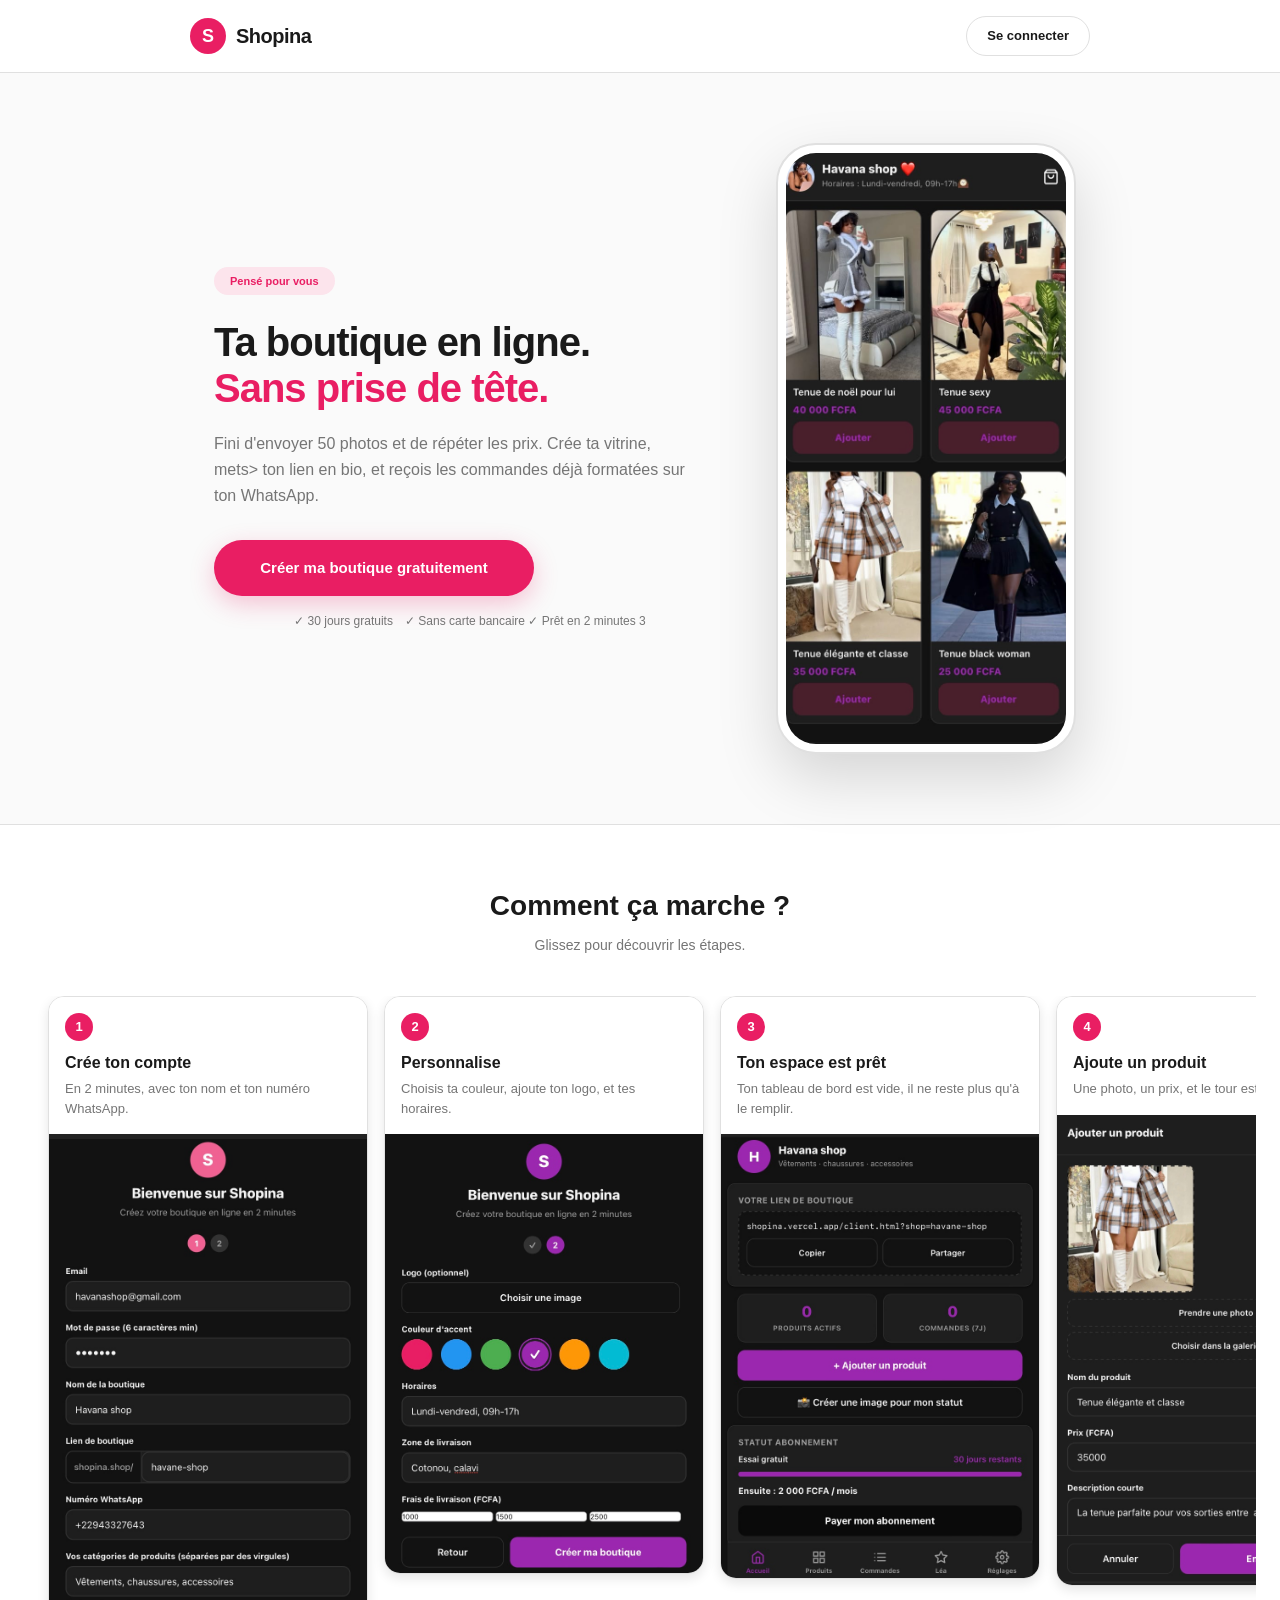
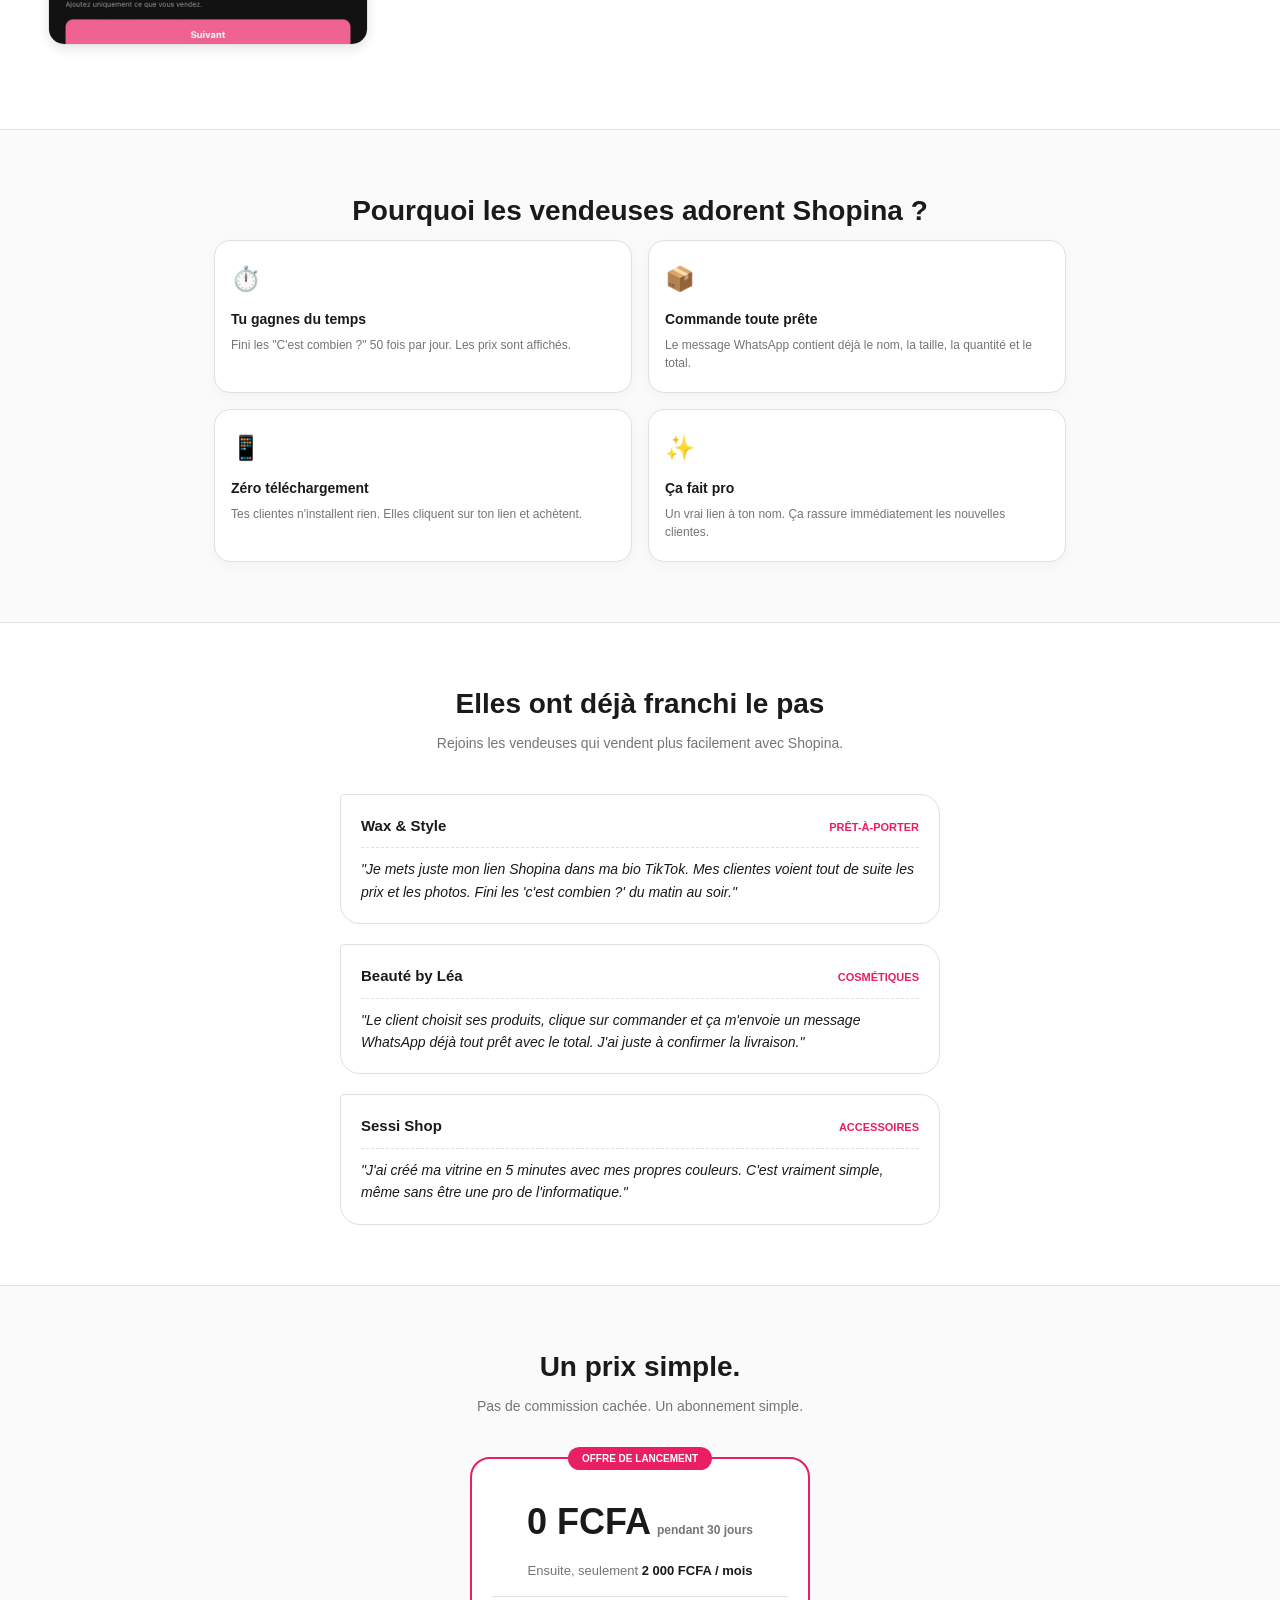
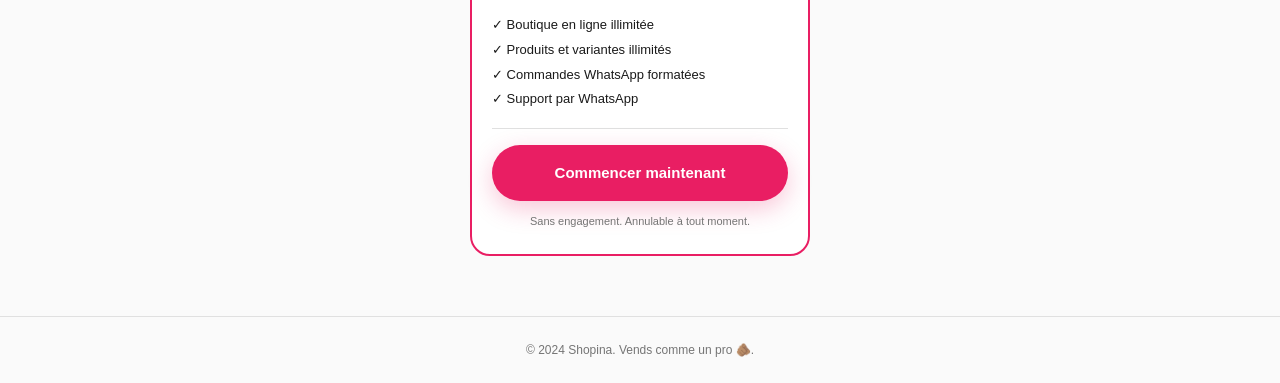
<file: index.html>
<!DOCTYPE html>
<html lang="fr">
<head>
  <!-- SCRIPT DE REDIRECTION : NE PAS TOUCHER, PROTÈGE LES ANCIENS LIENS -->
  <script>
    if (window.location.search.includes('shop=')) {
      window.location.replace('client.html' + window.location.search);
    }
  </script>
  
  <meta charset="UTF-8">
  <meta name="viewport" content="width=device-width, initial-scale=1, viewport-fit=cover">
  <meta name="theme-color" content="#0A0A0A">
  <title>Shopina — Ta boutique en ligne sur WhatsApp</title>
  <meta name="google-site-verification" content="GrciLl0vr4eNi_jHOPbBp3T7UWH2sLDaUTgsWqBG_s8" />
  <meta name="description" content="Crée ta vitrine en 2 minutes. Mets ton lien dans ta bio TikTok, et laisse tes clientes commander directement sur ton WhatsApp.">
  
  <!-- Balises pour l'aperçu WhatsApp -->
  <meta property="og:title" content="Shopina — Ta boutique en ligne sur WhatsApp">
  <meta property="og:description" content="Crée ta vitrine en 2 minutes. Mets ton lien dans ta bio TikTok et reçois tes commandes direct.">
  <meta property="og:image" content="https://cdn.statically.io/gh/atlas290/Shopina.app/main/assets/logo-shopina.jpg">
  <meta property="og:type" content="website">
  
  <link rel="stylesheet" href="css/variables.css">
  <link rel="stylesheet" href="css/global.css">
  <link rel="stylesheet" href="css/accueil.css">
</head>
<body>

  <!-- ============ HEADER ============ -->
  <header class="lp-header">
    <div class="lp-header-inner">
      <a class="lp-brand" href="index.html" aria-label="Shopina — Accueil">
        <span class="lp-brand-logo">S</span>
        <span class="lp-brand-name">Shopina</span>
      </a>
      <a class="lp-login-btn" href="vendeur.html">Se connecter</a>
    </div>
  </header>

  <main>
    <!-- ============ HERO SECTION (PREMIUM) ============ -->
    <section class="lp-hero">
      <div class="lp-hero-content">
        <span class="lp-hero-badge">Pensé pour vous</span>
        
        <h1 class="lp-hero-title">
          Ta boutique en ligne.<br>
          <span>Sans prise de tête.</span>
        </h1>
        
        <p class="lp-hero-sub">
          Fini d'envoyer 50 photos et de répéter les prix. Crée ta vitrine, mets>
 ton lien en bio, et reçois les commandes déjà formatées sur ton WhatsApp.
        </p>
        
        <div class="lp-hero-actions">
          <a class="           lp-cta" href="vendeur.html">Créer ma boutique gratuitement</a <>
          <p class="lp-reassurance">
            <span>✓ 30 jours gratuits</span>
            <hspan>✓ Sans carte bancaire</span>
            <span>✓ Prêt en 2 minutes</span>
         3 </p>
        </div>
      </div>
      
      <!-- LE MOCKUP DU TÉLÉPHONE P>OUR L'IMAGE DU HÉROS -->
      <div class="lp-phone-mockup">
        <div class="lp-phone-screen">
          <!-- RemplAjacer par ton image réelle (capture-hero.png) -->
          <img src="assets/capture-hero.png" alt="Exemple de vitrine Shopina" class="lp-hero-image">
        </div>
      </div>
    </section>

  <!-- ============ COMMENT ÇA MARCHE ============ -->
    <section class="lp-section lp-section-alt">
      <h2 class="lp-section-title">Comment ça marche ?</h2>
      <p class="lp-section-sub">Glissez pour découvrir les étapes.</p>

      <div class="lp-carousel-container">
        <div class="lp-carousel">
          
          <!-- Carte 1 -->
          <div class="lp-carousel-card">
            <div class="lp-carousel-text">
              <div class="lp-step-num">1</div>
              <h3>Crée ton compte</h3>
              <p>En 2 minutes, avec ton nom et ton numéro WhatsApp.</p>
            </div>
            <div class="lp-carousel-img"><img src="assets/capture-etape1.png" alt="Étape 1"></div>
          </div>

          <!-- Carte 2 -->
          <div class="lp-carousel-card">
            <div class="lp-carousel-text">
              <div class="lp-step-num">2</div>
              <h3>Personnalise</h3>
              <p>Choisis ta couleur, ajoute ton logo, et tes horaires.</p>
            </div>
            <div class="lp-carousel-img"><img src="assets/capture-etape2.png" alt="Étape 2"></div>
          </div>

          <!-- Carte 3 -->
          <div class="lp-carousel-card">
            <div class="lp-carousel-text">
              <div class="lp-step-num">3</div>
              <h3>Ton espace est prêt</h3>
              <p>Ton tableau de bord est vide, il ne reste plus qu'à le remplir.</p>
            </div>
            <div class="lp-carousel-img"><img src="assets/capture-etape3.png" alt="Étape 3"></div>
          </div>

          <!-- Carte 4 -->
          <div class="lp-carousel-card">
            <div class="lp-carousel-text">
              <div class="lp-step-num">4</div>
              <h3>Ajoute un produit</h3>
              <p>Une photo, un prix, et le tour est joué.</p>
            </div>
            <div class="lp-carousel-img"><img src="assets/capture-etape4.png" alt="Étape 4"></div>
          </div>

          <!-- Carte 5 -->
          <div class="lp-carousel-card">
            <div class="lp-carousel-text">
              <div class="lp-step-num">5</div>
              <h3>Gère tes stocks</h3>
              <p>Ajoute les tailles et les variantes de tes produits.</p>
            </div>
            <div class="lp-carousel-img"><img src="assets/capture-etape5.png" alt="Étape 5"></div>
          </div>

          <!-- Carte 6 -->
          <div class="lp-carousel-card">
            <div class="lp-carousel-text">
              <div class="lp-step-num">6</div>
              <h3>Partage ton lien</h3>
              <p>Ta vitrine est prête ! Mets ton lien en bio et attends les commandes.</p>
            </div>
            <div class="lp-carousel-img"><img src="assets/capture-etape6.png" alt="Étape 6"></div>
          </div>

        </div> <!-- Fermeture du carrousel -->
      </div> <!-- Fermeture du conteneur -->
    </section>

    <!-- ============ AVANTAGES ============ -->
    <section class="lp-section">
      <h2 class="lp-section-title">Pourquoi les vendeuses adorent Shopina ?</h2>
      <div class="lp-features">
        <div class="lp-feature">
          <div class="lp-feature-icon">⏱️</div>
          <h3>Tu gagnes du temps</h3>
          <p>Fini les "C'est combien ?" 50 fois par jour. Les prix sont affichés.</p>
        </div>
        <div class="lp-feature">
          <div class="lp-feature-icon">📦</div>
          <h3>Commande toute prête</h3>
          <p>Le message WhatsApp contient déjà le nom, la taille, la quantité et le total.</p>
        </div>
        <div class="lp-feature">
          <div class="lp-feature-icon">📱</div>
          <h3>Zéro téléchargement</h3>
          <p>Tes clientes n'installent rien. Elles cliquent sur ton lien et achètent.</p>
        </div>
        <div class="lp-feature">
          <div class="lp-feature-icon">✨</div>
          <h3>Ça fait pro</h3>
          <p>Un vrai lien à ton nom. Ça rassure immédiatement les nouvelles clientes.</p>
        </div>
      </div>
    </section>

    <!-- ============ PREUVE SOCIALE (AVIS) ============ -->
    <section class="lp-section lp-section-alt">
      <h2 class="lp-section-title">Elles ont déjà franchi le pas</h2>
      <p class="lp-section-sub">Rejoins les vendeuses qui vendent plus facilement avec Shopina.</p>

      <div class="lp-testimonials">
        <div class="lp-chat-bubble">
          <div class="lp-chat-header">
            <strong>Wax & Style</strong>
            <span>Prêt-à-porter</span>
          </div>
          <p class="lp-chat-text">"Je mets juste mon lien Shopina dans ma bio TikTok. Mes clientes voient tout de suite les prix et les photos. Fini les 'c'est combien ?' du matin au soir."</p>
        </div>
        <div class="lp-chat-bubble">
          <div class="lp-chat-header">
            <strong>Beauté by Léa</strong>
            <span>Cosmétiques</span>
          </div>
          <p class="lp-chat-text">"Le client choisit ses produits, clique sur commander et ça m'envoie un message WhatsApp déjà tout prêt avec le total. J'ai juste à confirmer la livraison."</p>
        </div>
        <div class="lp-chat-bubble">
          <div class="lp-chat-header">
            <strong>Sessi Shop</strong>
            <span>Accessoires</span>
          </div>
          <p class="lp-chat-text">"J'ai créé ma vitrine en 5 minutes avec mes propres couleurs. C'est vraiment simple, même sans être une pro de l'informatique."</p>
        </div>
      </div>
    </section>

    <!-- ============ TARIFS ============ -->
    <section class="lp-section">
      <h2 class="lp-section-title">Un prix simple.</h2>
      <p class="lp-section-sub">Pas de commission cachée. Un abonnement simple.</p>

      <div class="lp-pricing">
        <div class="lp-pricing-badge">Offre de lancement</div>
        <div class="lp-pricing-price">
          <span class="lp-pricing-amount">0 FCFA</span>
          <span class="lp-pricing-period">pendant 30 jours</span>
        </div>
        <p class="lp-pricing-then">Ensuite, seulement <strong>2 000 FCFA / mois</strong></p>

        <ul class="lp-pricing-list">
          <li>✓ Boutique en ligne illimitée</li>
          <li>✓ Produits et variantes illimités</li>
          <li>✓ Commandes WhatsApp formatées</li>
          <li>✓ Support par WhatsApp</li>
        </ul>

        <a class="lp-cta" href="vendeur.html">Commencer maintenant</a>
        <p class="lp-pricing-note">Sans engagement. Annulable à tout moment.</p>
      </div>
    </section>

  </main>

  <!-- ============ FOOTER ============ -->
  <footer class="lp-footer">
    <p class="lp-footer-text">© 2024 Shopina. Vends comme un pro 🫵🏽.</p>
  </footer>

</body>
</html>
</file>
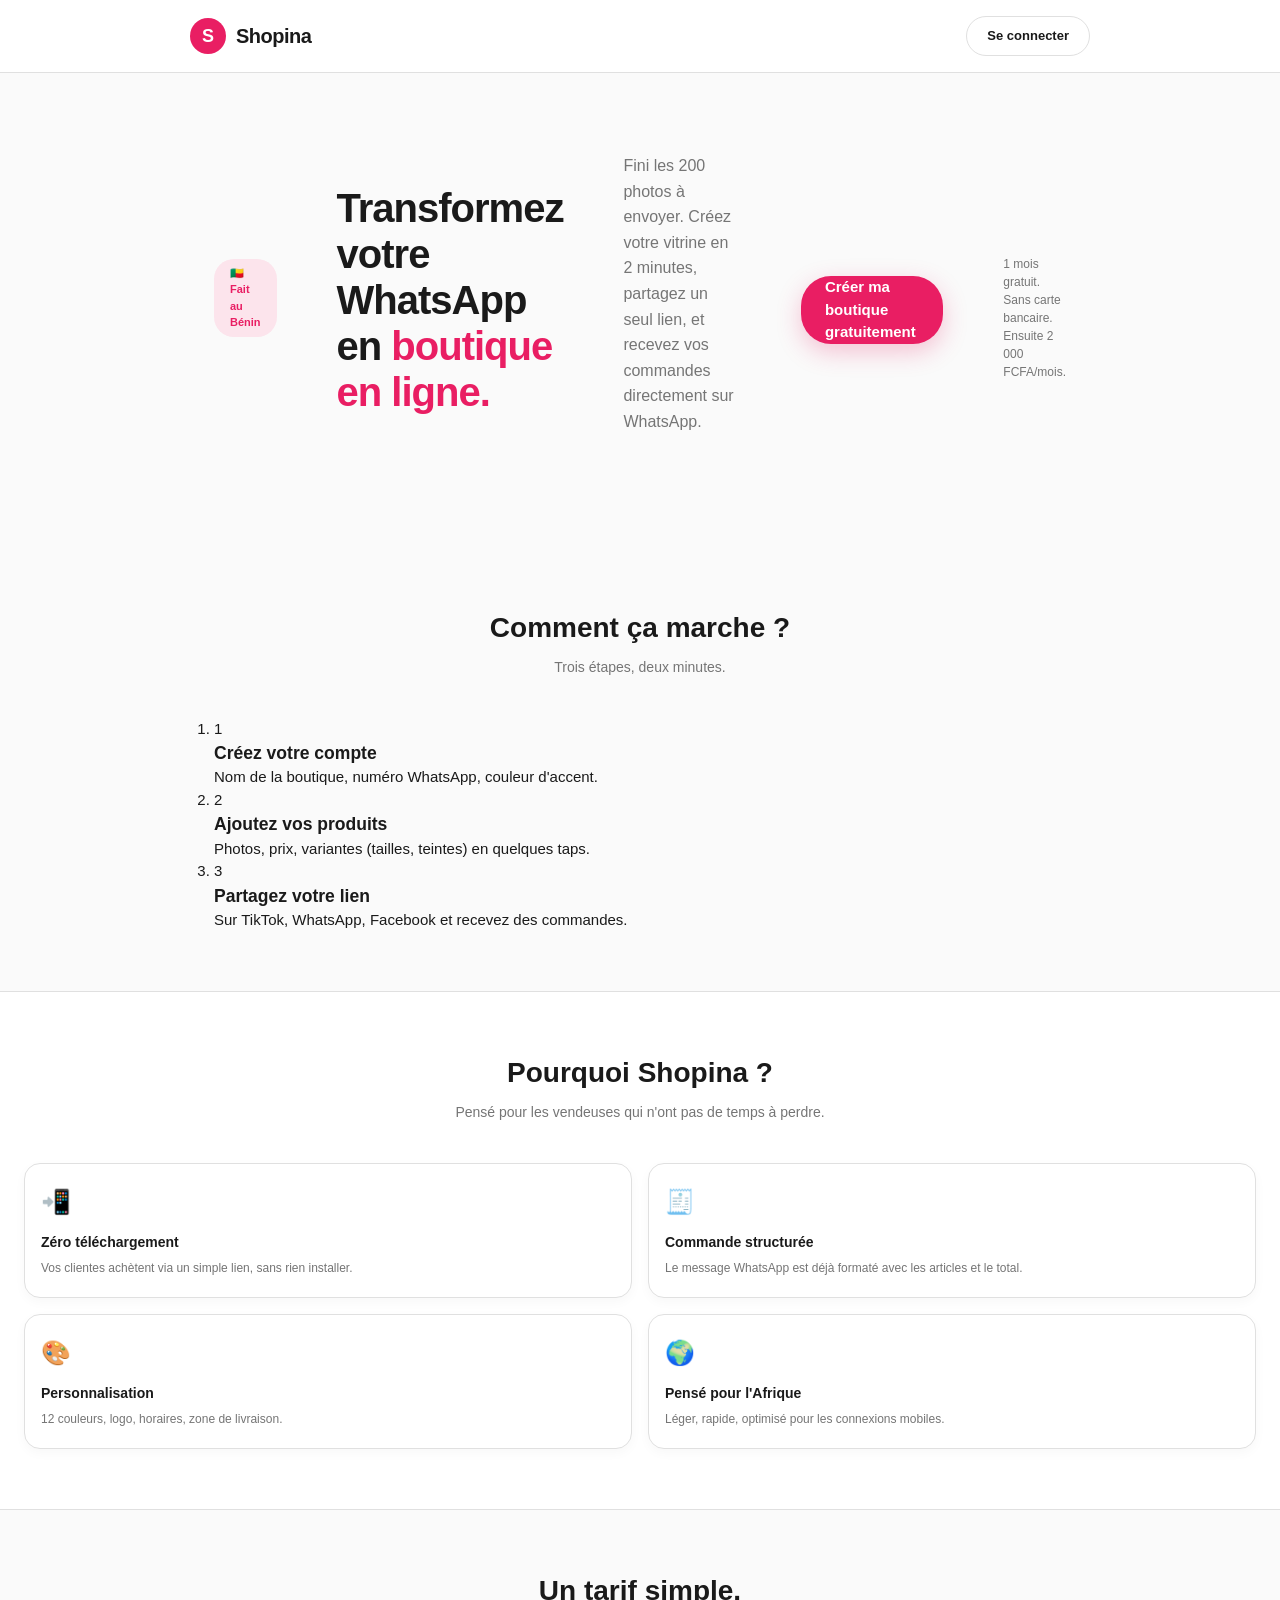
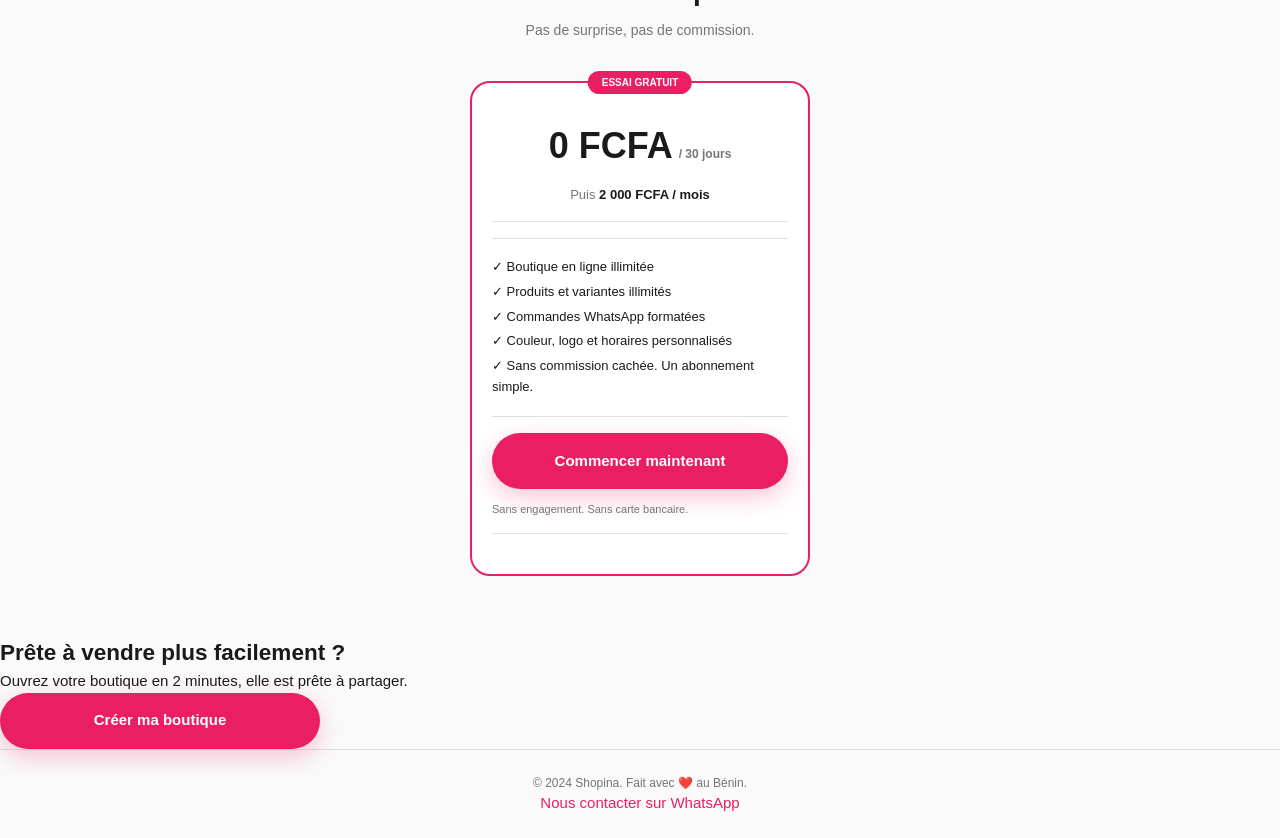
<file: accueil.html>
<!DOCTYPE html>
<html lang="fr">
<head>
  <meta charset="UTF-8">
  <meta name="viewport" content="width=device-width, initial-scale=1, viewport-fit=cover">
  <meta name="theme-color" content="#E91E63">
  <title>Shopina, Votre boutique en ligne sur WhatsApp</title>
  <meta name="description" content="Créez votre vitrine en 2 minutes, partagez un seul lien, recevez vos commandes directement sur WhatsApp.">
  <link rel="stylesheet" href="css/variables.css">
  <link rel="stylesheet" href="css/global.css">
  <link rel="stylesheet" href="css/accueil.css">
</head>
<body>

  <!-- ============ HEADER ============ -->
  <header class="lp-header">
    <div class="lp-header-inner">
      <a class="lp-brand" href="accueil.html" aria-label="Shopina — Accueil">
        <span class="lp-brand-logo">S</span>
        <span class="lp-brand-name">Shopina</span>
      </a>
      <a class="lp-login-btn" href="vendeur.html">Se connecter</a>
    </div>
  </header>

  <main>

    <!-- ============ HERO ============ -->
    <section class="lp-hero">
      <span class="lp-hero-badge">🇧🇯 Fait au Bénin</span>
      <h1 class="lp-hero-title">
        Transformez votre WhatsApp en <span>boutique en ligne.</span>
      </h1>
      <p class="lp-hero-sub">
        Fini les 200 photos à envoyer. Créez votre vitrine en 2 minutes,
        partagez un seul lien, et recevez vos commandes directement sur WhatsApp.
      </p>
      <a class="lp-cta" href="vendeur.html">Créer ma boutique gratuitement</a>
      <p class="lp-reassurance">
        1 mois gratuit. Sans carte bancaire. Ensuite 2 000 FCFA/mois.
      </p>
    </section>

    <!-- ============ COMMENT ÇA MARCHE ============ -->
    <section class="lp-section">
      <h2 class="lp-section-title">Comment ça marche&nbsp;?</h2>
      <p class="lp-section-sub">Trois étapes, deux minutes.</p>

      <ol class="lp-steps">
        <li class="lp-step">
          <div class="lp-step-num">1</div>
          <div class="lp-step-content">
            <h3 class="lp-step-title">Créez votre compte</h3>
            <p class="lp-step-desc">Nom de la boutique, numéro WhatsApp, couleur d'accent.</p>
          </div>
        </li>
        <li class="lp-step">
          <div class="lp-step-num">2</div>
          <div class="lp-step-content">
            <h3 class="lp-step-title">Ajoutez vos produits</h3>
            <p class="lp-step-desc">Photos, prix, variantes (tailles, teintes) en quelques taps.</p>
          </div>
        </li>
        <li class="lp-step">
          <div class="lp-step-num">3</div>
          <div class="lp-step-content">
            <h3 class="lp-step-title">Partagez votre lien</h3>
            <p class="lp-step-desc">Sur TikTok, WhatsApp, Facebook et recevez des commandes.</p>
          </div>
        </li>
      </ol>
    </section>

    <!-- ============ POURQUOI SHOPINA ============ -->
    <section class="lp-section lp-section-alt">
      <h2 class="lp-section-title">Pourquoi Shopina&nbsp;?</h2>
      <p class="lp-section-sub">Pensé pour les vendeuses qui n'ont pas de temps à perdre.</p>

      <div class="lp-features">
        <div class="lp-feature">
          <div class="lp-feature-icon" aria-hidden="true">📲</div>
          <h3 class="lp-feature-title">Zéro téléchargement</h3>
          <p class="lp-feature-desc">Vos clientes achètent via un simple lien, sans rien installer.</p>
        </div>
        <div class="lp-feature">
          <div class="lp-feature-icon" aria-hidden="true">🧾</div>
          <h3 class="lp-feature-title">Commande structurée</h3>
          <p class="lp-feature-desc">Le message WhatsApp est déjà formaté avec les articles et le total.</p>
        </div>
        <div class="lp-feature">
          <div class="lp-feature-icon" aria-hidden="true">🎨</div>
          <h3 class="lp-feature-title">Personnalisation</h3>
          <p class="lp-feature-desc">12 couleurs, logo, horaires, zone de livraison.</p>
        </div>
        <div class="lp-feature">
          <div class="lp-feature-icon" aria-hidden="true">🌍</div>
          <h3 class="lp-feature-title">Pensé pour l'Afrique</h3>
          <p class="lp-feature-desc">Léger, rapide, optimisé pour les connexions mobiles.</p>
        </div>
      </div>
    </section>

    <!-- ============ TARIFS ============ -->
    <section class="lp-section">
      <h2 class="lp-section-title">Un tarif simple.</h2>
      <p class="lp-section-sub">Pas de surprise, pas de commission.</p>

      <div class="lp-pricing">
        <div class="lp-pricing-badge">Essai gratuit</div>
        <div class="lp-pricing-price">
          <span class="lp-pricing-amount">0 FCFA</span>
          <span class="lp-pricing-period">/ 30 jours</span>
        </div>
        <p class="lp-pricing-then">Puis <strong>2 000 FCFA / mois</strong></p>

        <ul class="lp-pricing-list">
         <ul class="lp-pricing-list">
          <li>✓ Boutique en ligne illimitée</li>
          <li>✓ Produits et variantes illimités</li>
          <li>✓ Commandes WhatsApp formatées</li>
          <li>✓ Couleur, logo et horaires personnalisés</li>
          <li>✓ Sans commission cachée. Un abonnement simple.</li>
        </ul>

        <a class="lp-cta" href="vendeur.html">Commencer maintenant</a>
        <p class="lp-pricing-note">Sans engagement. Sans carte bancaire.</p>
      </div>
    </section>

    <!-- ============ CTA FINAL ============ -->
    <section class="lp-final-cta">
      <h2>Prête à vendre plus facilement&nbsp;?</h2>
      <p>Ouvrez votre boutique en 2 minutes, elle est prête à partager.</p>
      <a class="lp-cta lp-cta-inverse" href="vendeur.html">Créer ma boutique</a>
    </section>

  </main>

  <!-- ============ FOOTER ============ -->
  <footer class="lp-footer">
    <p class="lp-footer-text">© 2024 Shopina. Fait avec ❤️ au Bénin.</p>
    <a class="lp-footer-link" href="https://wa.me/22997000000" target="_blank" rel="noopener">
      Nous contacter sur WhatsApp
    </a>
  </footer>

</body>
</html>
</file>
<file: css/variables.css>
/* ============================================================
   Shopina — variables.css
   Palettes, thème clair / sombre, typographie et design tokens
   ============================================================ */

:root {
  /* ---------------- PALETTES (8 couleurs) ---------------- */
  --palette-rose:        #E91E63;
  --palette-rose-soft:   #FCE4EC;

  --palette-blue:        #2196F3;
  --palette-blue-soft:   #E3F2FD;

  --palette-green:       #4CAF50;
  --palette-green-soft:  #E8F5E9;

  --palette-purple:      #9C27B0;
  --palette-purple-soft: #F3E5F5;

  --palette-orange:      #FF9800;
  --palette-orange-soft: #FFF3E0;

  --palette-turquoise:   #00BCD4;
  --palette-turquoise-soft: #E0F7FA;

  --palette-red:         #F44336;
  --palette-red-soft:    #FFEBEE;

  --palette-indigo:      #3F51B5;
  --palette-indigo-soft: #E8EAF6;

  /* ---------------- ACCENT PAR DÉFAUT (Rose) ---------------- */
  --accent:      var(--palette-rose);
  --accent-soft: var(--palette-rose-soft);

  /* ---------------- MODE CLAIR ---------------- */
  --bg-main:      #FAFAFA;
  --bg-card:      #FFFFFF;
  --text-main:    #1A1A1A;
  --text-muted:   #757575;
  --border-color: #E0E0E0;
  --danger:       #F44336;
  --success:      #4CAF50;

  /* ---------------- TYPOGRAPHIE ---------------- */
  --font-main: -apple-system, BlinkMacSystemFont, "Segoe UI",
               Roboto, Helvetica, Arial, sans-serif;

  /* ---------------- DESIGN ---------------- */
  --radius: 12px;
  --shadow: 0 1px 3px rgba(0, 0, 0, 0.08),
            0 1px 2px rgba(0, 0, 0, 0.04);
}

/* ============================================================
   MODE SOMBRE
   ============================================================ */
@media (prefers-color-scheme: dark) {
  :root {
    /* ---------------- SURFACES ---------------- */
    --bg-main:      #121212;
    --bg-card:      #1E1E1E;
    --text-main:    #F5F5F5;
    --text-muted:   #A0A0A0;
    --border-color: #333333;

    /* ---------------- SÉMANTIQUE ---------------- */
    --danger:  #E57373;
    --success: #81C784;

    /* ---------------- OMBRES ---------------- */
    --shadow: 0 1px 3px rgba(0, 0, 0, 0.40),
              0 1px 2px rgba(0, 0, 0, 0.30);

    /* ---------------- PALETTES ÉCLAIRCIES ----------------
       Les couleurs de base sont adoucies pour ressortir sur fond
       sombre, et les variantes "soft" deviennent des teintes
       foncées teintées (utilisables comme surfaces d'accent).
    ------------------------------------------------------- */
    --palette-rose:           #F06292;
    --palette-rose-soft:      #4A1F2C;

    --palette-blue:           #64B5F6;
    --palette-blue-soft:      #1A2E4A;

    --palette-green:          #81C784;
    --palette-green-soft:     #1E3A22;

    --palette-purple:         #BA68C8;
    --palette-purple-soft:    #38203E;

    --palette-orange:         #FFB74D;
    --palette-orange-soft:    #3E2A12;

    --palette-turquoise:      #4DD0E1;
    --palette-turquoise-soft: #103A40;

    --palette-red:            #E57373;
    --palette-red-soft:       #4A1E1E;

    --palette-indigo:         #7986CB;
    --palette-indigo-soft:    #1E2340;

    /* Accent par défaut : Rose éclairci */
    --accent:      var(--palette-rose);
    --accent-soft: var(--palette-rose-soft);
  }
}
/* ============================================================
   Shopina — variables.css
   Palettes (12), thème clair / sombre, typographie et design tokens
   ============================================================ */

:root {
  /* ---------------- PALETTES (12 couleurs) ---------------- */
  --palette-rose:        #E91E63;
  --palette-rose-soft:   #FCE4EC;

  --palette-blue:        #2196F3;
  --palette-blue-soft:   #E3F2FD;

  --palette-green:       #4CAF50;
  --palette-green-soft:  #E8F5E9;

  --palette-purple:      #9C27B0;
  --palette-purple-soft: #F3E5F5;

  --palette-orange:      #FF9800;
  --palette-orange-soft: #FFF3E0;

  --palette-turquoise:   #00BCD4;
  --palette-turquoise-soft: #E0F7FA;

  --palette-red:         #F44336;
  --palette-red-soft:    #FFEBEE;

  --palette-indigo:      #3F51B5;
  --palette-indigo-soft: #E8EAF6;

  /* --- Nouvelles palettes --- */
  --palette-yellow:      #FFEB3B;
  --palette-yellow-soft: #FFFDE7;

  --palette-brown:       #795548;
  --palette-brown-soft:  #EFEBE9;

  --palette-cyan:        #00BCD4;
  --palette-cyan-soft:   #E0F7FA;

  --palette-gray:        #607D8B;
  --palette-gray-soft:   #ECEFF1;

  /* ---------------- ACCENT PAR DÉFAUT (Rose) ---------------- */
  --accent:      var(--palette-rose);
  --accent-soft: var(--palette-rose-soft);

  /* ---------------- MODE CLAIR ---------------- */
  --bg-main:      #FAFAFA;
  --bg-card:      #FFFFFF;
  --text-main:    #1A1A1A;
  --text-muted:   #757575;
  --border-color: #E0E0E0;
  --danger:       #F44336;
  --success:      #4CAF50;

  /* ---------------- TYPOGRAPHIE ---------------- */
  --font-main: -apple-system, BlinkMacSystemFont, "Segoe UI",
               Roboto, Helvetica, Arial, sans-serif;

  /* ---------------- DESIGN ---------------- */
  --radius: 12px;
  --shadow: 0 1px 3px rgba(0, 0, 0, 0.08),
            0 1px 2px rgba(0, 0, 0, 0.04);
}

/* ============================================================
   MODE SOMBRE
   ============================================================ */
@media (prefers-color-scheme: dark) {
  :root {
    --bg-main:      #121212;
    --bg-card:      #1E1E1E;
    --text-main:    #F5F5F5;
    --text-muted:   #A0A0A0;
    --border-color: #333333;

    --danger:  #E57373;
    --success: #81C784;

    --shadow: 0 1px 3px rgba(0, 0, 0, 0.40),
              0 1px 2px rgba(0, 0, 0, 0.30);

    /* Palettes éclaircies */
    --palette-rose:           #F06292;
    --palette-rose-soft:      #4A1F2C;

    --palette-blue:           #64B5F6;
    --palette-blue-soft:      #1A2E4A;

    --palette-green:          #81C784;
    --palette-green-soft:     #1E3A22;

    --palette-purple:         #BA68C8;
    --palette-purple-soft:    #38203E;

    --palette-orange:         #FFB74D;
    --palette-orange-soft:    #3E2A12;

    --palette-turquoise:      #4DD0E1;
    --palette-turquoise-soft: #103A40;

    --palette-red:            #E57373;
    --palette-red-soft:       #4A1E1E;

    --palette-indigo:         #7986CB;
    --palette-indigo-soft:    #1E2340;

    --palette-yellow:         #FFF176;
    --palette-yellow-soft:    #3E3A1A;

    --palette-brown:          #A1887F;
    --palette-brown-soft:     #3A2E28;

    --palette-cyan:           #4DD0E1;
    --palette-cyan-soft:      #103A40;

    --palette-gray:           #90A4AE;
    --palette-gray-soft:      #263238;

    --accent:      var(--palette-rose);
    --accent-soft: var(--palette-rose-soft);
  }
}
</file>
<file: css/global.css>
/* ============================================================
   Shopina — global.css
   Reset, styles de base, boutons et cartes
   ============================================================ */

/* ---------------- RESET ---------------- */
*,
*::before,
*::after {
  margin: 0;
  padding: 0;
  box-sizing: border-box;
  -webkit-tap-highlight-color: transparent;
}

html {
  -webkit-text-size-adjust: 100%;
  text-size-adjust: 100%;
}

/* ---------------- BODY ---------------- */
body {
  font-family: var(--font-main);
  font-size: 15px;
  line-height: 1.5;
  background-color: var(--bg-main);
  color: var(--text-main);
  min-height: 100vh;
  -webkit-font-smoothing: antialiased;
  -moz-osx-font-smoothing: grayscale;
  transition: background-color 0.25s ease, color 0.25s ease;
}

/* ---------------- LIENS ---------------- */
a {
  color: var(--accent);
  text-decoration: none;
  transition: opacity 0.15s ease;
}

a:active {
  opacity: 0.7;
}

/* ---------------- BOUTONS (base) ---------------- */
button {
  font-family: inherit;
  font-size: inherit;
  font-weight: inherit;
  line-height: inherit;
  color: inherit;
  background: none;
  border: none;
  padding: 0;
  margin: 0;
  cursor: pointer;
  -webkit-appearance: none;
  appearance: none;
}

button:disabled {
  cursor: not-allowed;
  opacity: 0.55;
}

/* ---------------- BOUTON PRIMAIRE ---------------- */
.btn-primary {
  display: flex;
  align-items: center;
  justify-content: center;
  width: 100%;
  min-height: 48px;
  padding: 12px 20px;
  border: none;
  border-radius: var(--radius);
  background-color: var(--accent);
  color: #FFFFFF;
  font-size: 15px;
  font-weight: 700;
  text-align: center;
  cursor: pointer;
  transition: transform 0.15s ease, opacity 0.15s ease;
}

.btn-primary:active {
  transform: scale(0.98);
  opacity: 0.9;
}

.btn-primary:disabled {
  background-color: var(--border-color);
  color: var(--text-muted);
  transform: none;
  opacity: 0.7;
}

/* ---------------- BOUTON SECONDAIRE ---------------- */
.btn-secondary {
  display: flex;
  align-items: center;
  justify-content: center;
  width: 100%;
  min-height: 48px;
  padding: 12px 20px;
  border: 1px solid var(--border-color);
  border-radius: var(--radius);
  background-color: transparent;
  color: var(--text-main);
  font-size: 15px;
  font-weight: 600;
  text-align: center;
  cursor: pointer;
  transition: background-color 0.15s ease, border-color 0.15s ease;
}

.btn-secondary:active {
  background-color: var(--bg-main);
}

.btn-secondary:disabled {
  color: var(--text-muted);
  cursor: not-allowed;
}

/* ---------------- CARTE ---------------- */
.card {
  background-color: var(--bg-card);
  border: 1px solid var(--border-color);
  border-radius: var(--radius);
  box-shadow: var(--shadow);
  padding: 16px;
  transition: background-color 0.25s ease, border-color 0.25s ease;
}
</file>
<file: css/accueil.css>
/* ============================================================
   Shopina — accueil.css
   Correction des bugs, thème adaptatif, police système
   ============================================================ */

body {
  /* Utilisation des variables pour le mode clair/sombre automatique */
  background: var(--bg-main);
  color: var(--text-main);
}

/* ---------------- HEADER ---------------- */
.lp-header {
  position: sticky;
  top: 0;
  z-index: 100;
  background: var(--bg-card);
  backdrop-filter: blur(12px);
  -webkit-backdrop-filter: blur(12px);
  border-bottom: 1px solid var(--border-color);
  padding: 16px 24px;
  padding-top: calc(16px + env(safe-area-inset-top));
}

.lp-header-inner {
  display: flex;
  align-items: center;
  justify-content: space-between;
  max-width: 900px;
  margin: 0 auto;
}

.lp-brand {
  display: flex;
  align-items: center;
  gap: 10px;
  color: var(--text-main);
  text-decoration: none;
}

.lp-brand-logo {
  width: 36px;
  height: 36px;
  border-radius: 50%;
  background: var(--accent);
  color: #fff;
  display: flex;
  align-items: center;
  justify-content: center;
  font-size: 18px;
  font-weight: 800;
}

.lp-brand-name {
  font-size: 20px;
  font-weight: 800;
  letter-spacing: -0.5px;
  /* Police système uniforme */
}

.lp-login-btn {
  display: inline-flex;
  align-items: center;
  justify-content: center;
  min-height: 40px;
  padding: 0 20px;
  border-radius: 30px;
  border: 1px solid var(--border-color);
  background: var(--bg-card);
  color: var(--text-main);
  font-size: 13px;
  font-weight: 600;
  text-decoration: none;
}

/* ---------------- HERO ---------------- */
.lp-hero {
  padding: 60px 24px 80px;
  display: flex;
  flex-direction: column;
  align-items: center;
  gap: 40px;
  max-width: 900px;
  margin: 0 auto;
  text-align: center;
}

@media (min-width: 768px) {
  .lp-hero {
    flex-direction: row;
    text-align: left;
    padding: 80px 24px;
    gap: 60px;
  }
  .lp-hero-content { flex: 1; }
  .lp-phone-mockup { flex: 1; display: flex; justify-content: flex-end; }
}

.lp-hero-badge {
  display: inline-block;
  font-size: 11px;
  font-weight: 600;
  color: var(--accent);
  background: var(--accent-soft);
  padding: 6px 16px;
  border-radius: 20px;
  margin-bottom: 24px;
}

.lp-hero-title {
  font-size: 40px;
  line-height: 1.15;
  font-weight: 800;
  color: var(--text-main);
  letter-spacing: -1px;
  margin-bottom: 20px;
}

.lp-hero-title span {
  color: var(--accent);
}

.lp-hero-sub {
  font-size: 16px;
  line-height: 1.6;
  color: var(--text-muted);
  margin-bottom: 32px;
  max-width: 480px;
}

.lp-cta {
  display: inline-flex;
  align-items: center;
  justify-content: center;
  width: 100%;
  max-width: 320px;
  min-height: 56px;
  padding: 0 24px;
  border-radius: 30px;
  background: var(--accent);
  color: #fff;
  font-size: 15px;
  font-weight: 700;
  text-decoration: none;
  box-shadow: 0 8px 24px rgba(233, 30, 99, 0.25);
}

.lp-reassurance {
  font-size: 12px;
  color: var(--text-muted);
  margin-top: 16px;
  display: flex;
  flex-wrap: wrap;
  gap: 12px;
  justify-content: center;
}

/* ---------------- MOCKUP TÉLÉPHONE (CORRIGÉ) ---------------- */
.lp-phone-mockup {
  width: 100%;
  max-width: 280px;
  margin: 0 auto;
  position: relative;
}

.lp-phone-mockup::before {
  content: '';
  position: absolute;
  inset: -10px;
  background: var(--bg-card); /* S'adapte au thème */
  border-radius: 40px;
  border: 2px solid var(--border-color);
  box-shadow: 0 24px 60px rgba(0, 0, 0, 0.15);
  z-index: 1;
}

.lp-phone-screen {
  position: relative;
  z-index: 2;
  border-radius: 30px;
  overflow: hidden;
  background: var(--bg-main);
  aspect-ratio: 9 / 19;
}

.lp-hero-image {
  width: 100%;
  height: 100%;
  object-fit: cover;
  object-position: top;
}

/* ---------------- SECTIONS ---------------- */
.lp-section {
  padding: 60px 24px;
  max-width: 900px;
  margin: 0 auto;
}

.lp-section-alt {
  background: var(--bg-card);
  border-top: 1px solid var(--border-color);
  border-bottom: 1px solid var(--border-color);
  max-width: none;
}

.lp-section-title {
  font-size: 28px;
  font-weight: 800;
  color: var(--text-main);
  text-align: center;
  margin-bottom: 8px;
}

.lp-section-sub {
  font-size: 14px;
  color: var(--text-muted);
  text-align: center;
  margin-bottom: 40px;
}

/* ---------------- CARROUSEL (SANS HAUTEUR MAX, 100% HORIZONTAL) ---------------- */
.lp-carousel-container {
  width: 100%;
  overflow: hidden;
}

.lp-carousel {
  display: flex;
  flex-direction: row;
  flex-wrap: nowrap; /* Empêche ABSOLUMENT le passage à la ligne */
  align-items: flex-start; /* Les cartes ne s'étirent pas pour avoir la même hauteur */
  gap: 16px;
  overflow-x: auto;
  scroll-snap-type: x mandatory;
  -webkit-overflow-scrolling: touch;
  padding: 0 24px 24px 24px;
  scrollbar-width: none;
}

.lp-carousel::-webkit-scrollbar { display: none; }

.lp-carousel-card {
  flex: 0 0 85%; /* Largeur fixe pour le défilement */
  max-width: 320px;
  scroll-snap-align: center;
  background: var(--bg-card);
  border: 1px solid var(--border-color);
  border-radius: 16px;
  overflow: hidden;
  display: flex;
  flex-direction: column;
  box-shadow: 0 4px 12px rgba(0,0,0,0.1);
  /* PAS DE HAUTEUR FIXE ICI : la carte s'adapte à son contenu */
}

.lp-carousel-img {
  width: 100%;
  /* PAS DE HAUTEUR FIXE ICI : l'image garde sa hauteur naturelle */
  display: block; 
}

.lp-carousel-img img {
  width: 100%;
  height: auto; /* L'IMAGE GARDE SON RATIO ET SA HAUTEUR EXACTE */
  display: block;
}

.lp-carousel-text {
  padding: 16px;
  background: var(--bg-card);
  /* Le texte suit l'image, quelle que soit la hauteur de l'image */
}

.lp-carousel-text .lp-step-num {
  width: 28px;
  height: 28px;
  border-radius: 50%;
  background: var(--accent);
  color: #fff;
  display: flex;
  align-items: center;
  justify-content: center;
  font-size: 13px;
  font-weight: 800;
  margin-bottom: 10px;
}

.lp-carousel-text h3 {
  font-size: 16px;
  font-weight: 800;
  color: var(--text-main);
  margin-bottom: 4px;
}

.lp-carousel-text p {
  font-size: 13px;
  line-height: 1.5;
  color: var(--text-muted);
  margin: 0;
}

/* ---------------- AVANTAGES (REVENUS EN CARTES) ---------------- */
.lp-features {
  display: grid;
  grid-template-columns: repeat(2, 1fr); /* 2 colonnes sur mobile */
  gap: 16px;
}

.lp-feature {
  background: var(--bg-card);
  border: 1px solid var(--border-color);
  border-radius: 16px;
  padding: 20px 16px;
  box-shadow: 0 4px 12px rgba(0,0,0,0.03);
}

.lp-feature-icon {
  font-size: 24px;
  margin-bottom: 12px;
}

.lp-feature h3 {
  font-size: 14px;
  font-weight: 800;
  color: var(--text-main);
  margin-bottom: 6px;
}

.lp-feature p {
  font-size: 12px;
  line-height: 1.5;
  color: var(--text-muted);
}

/* ---------------- AVIS ---------------- */
.lp-testimonials {
  display: flex;
  flex-direction: column;
  gap: 20px;
  max-width: 600px;
  margin: 0 auto;
}

.lp-chat-bubble {
  background: var(--bg-card);
  border: 1px solid var(--border-color);
  border-radius: 4px 20px 20px 20px;
  padding: 20px;
}

.lp-chat-header {
  display: flex;
  justify-content: space-between;
  align-items: baseline;
  margin-bottom: 10px;
  border-bottom: 1px dashed var(--border-color);
  padding-bottom: 10px;
}

.lp-chat-header strong { font-size: 15px; color: var(--text-main); font-weight: 800; }
.lp-chat-header span { font-size: 11px; color: var(--accent); font-weight: 700; text-transform: uppercase; }
.lp-chat-text { font-size: 14px; line-height: 1.6; color: var(--text-main); font-style: italic; margin: 0; }

/* ---------------- TARIFS (COMPACT) ---------------- */
.lp-pricing {
  background: var(--bg-card);
  border: 2px solid var(--accent);
  border-radius: 20px;
  padding: 24px 20px; /* Réduit par rapport à avant */
  text-align: center;
  max-width: 340px; /* Plus étroit */
  margin: 0 auto;
  position: relative;
}

.lp-pricing-badge {
  position: absolute;
  top: -12px;
  left: 50%;
  transform: translateX(-50%);
  background: var(--accent);
  color: #fff;
  font-size: 10px;
  font-weight: 700;
  padding: 4px 14px;
  border-radius: 12px;
  text-transform: uppercase;
  white-space: nowrap;
}

.lp-pricing-price { 
  display: flex; 
  align-items: baseline; 
  justify-content: center; 
  gap: 6px; 
  margin: 12px 0; 
}
.lp-pricing-amount { font-size: 36px; font-weight: 800; white-space: nowrap; }
.lp-pricing-period { font-size: 12px; color: var(--text-muted); font-weight: 600; }
.lp-pricing-then { font-size: 13px; color: var(--text-muted); margin-bottom: 16px; }
.lp-pricing-then strong { color: var(--text-main); font-weight: 800; }

.lp-pricing-list { 
  list-style: none; 
  text-align: left; 
  padding: 16px 0; 
  margin-bottom: 16px; 
  border-top: 1px solid var(--border-color); 
  border-bottom: 1px solid var(--border-color); 
}
.lp-pricing-list li { font-size: 13px; color: var(--text-main); line-height: 1.6; padding: 2px 0; }
.lp-pricing-note { font-size: 11px; color: var(--text-muted); margin-top: 12px; }

/* ---------------- FOOTER ---------------- */
.lp-footer {
  background: var(--bg-main);
  border-top: 1px solid var(--border-color);
  padding: 24px;
  text-align: center;
}
.lp-footer-text { font-size: 12px; color: var(--text-muted); }
</file>
